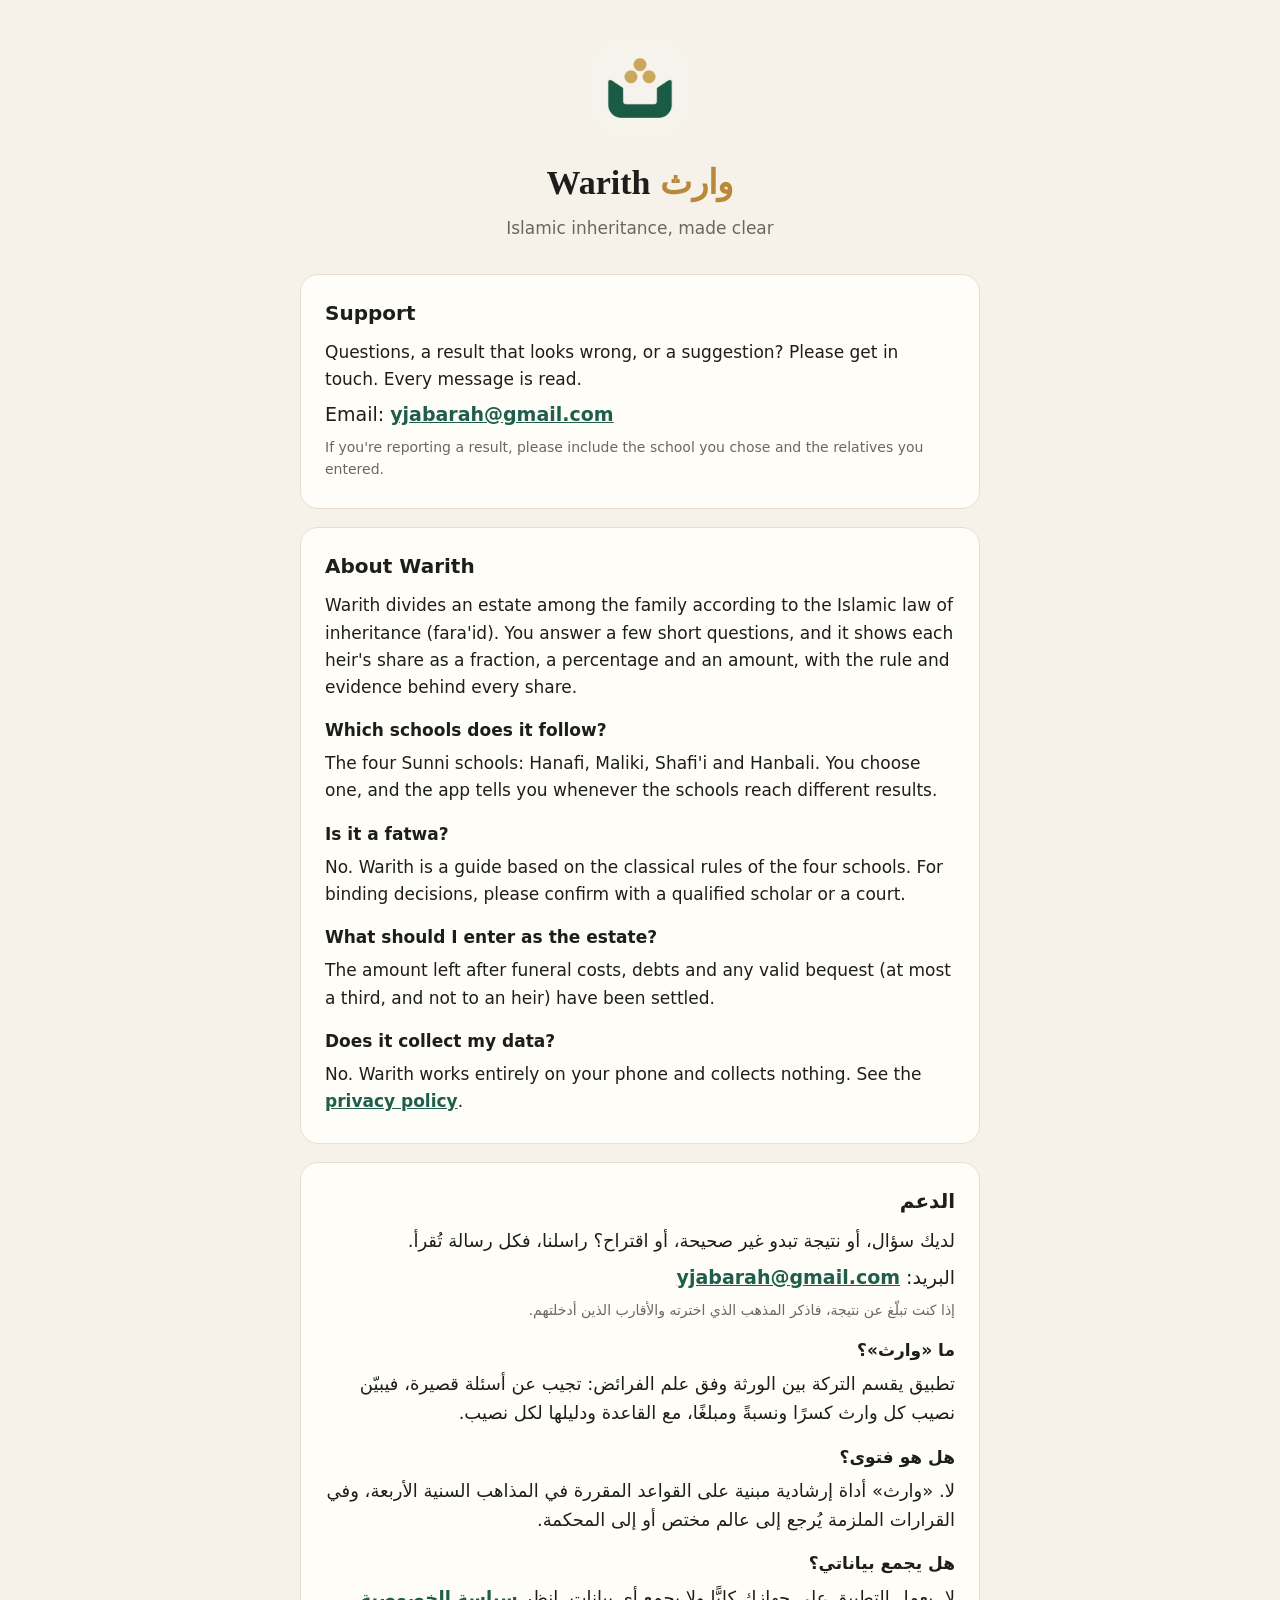
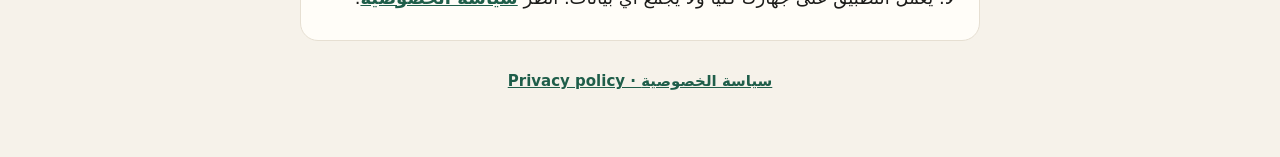
<file: index.html>
<!doctype html>
<html lang="en">
<head>
  <meta charset="utf-8">
  <meta name="viewport" content="width=device-width, initial-scale=1">
  <title>Warith: Islamic Inheritance · Support</title>
  <meta name="description" content="Support for Warith, the Islamic inheritance (fara'id) app for iPhone.">
  <link rel="icon" href="icon.png">
  <link rel="stylesheet" href="style.css">
</head>
<body>
<main>
  <header>
    <img src="icon.png" alt="Warith app icon">
    <h1>Warith<span class="ar" lang="ar">وارث</span></h1>
    <p class="tagline">Islamic inheritance, made clear</p>
  </header>

  <section>
    <h2>Support</h2>
    <p>Questions, a result that looks wrong, or a suggestion? Please get in touch. Every message is read.</p>
    <p class="contact">Email: <a href="mailto:yjabarah@gmail.com?subject=Warith">yjabarah@gmail.com</a></p>
    <p class="small">If you're reporting a result, please include the school you chose and the relatives you entered.</p>
  </section>

  <section>
    <h2>About Warith</h2>
    <p>Warith divides an estate among the family according to the Islamic law of inheritance (fara'id). You answer a few short questions, and it shows each heir's share as a fraction, a percentage and an amount, with the rule and evidence behind every share.</p>
    <h3>Which schools does it follow?</h3>
    <p>The four Sunni schools: Hanafi, Maliki, Shafi'i and Hanbali. You choose one, and the app tells you whenever the schools reach different results.</p>
    <h3>Is it a fatwa?</h3>
    <p>No. Warith is a guide based on the classical rules of the four schools. For binding decisions, please confirm with a qualified scholar or a court.</p>
    <h3>What should I enter as the estate?</h3>
    <p>The amount left after funeral costs, debts and any valid bequest (at most a third, and not to an heir) have been settled.</p>
    <h3>Does it collect my data?</h3>
    <p>No. Warith works entirely on your phone and collects nothing. See the <a href="privacy.html">privacy policy</a>.</p>
  </section>

  <section dir="rtl" lang="ar">
    <h2>الدعم</h2>
    <p>لديك سؤال، أو نتيجة تبدو غير صحيحة، أو اقتراح؟ راسلنا، فكل رسالة تُقرأ.</p>
    <p class="contact">البريد: <a href="mailto:yjabarah@gmail.com?subject=Warith">yjabarah@gmail.com</a></p>
    <p class="small">إذا كنت تبلّغ عن نتيجة، فاذكر المذهب الذي اخترته والأقارب الذين أدخلتهم.</p>
    <h3>ما «وارث»؟</h3>
    <p>تطبيق يقسم التركة بين الورثة وفق علم الفرائض: تجيب عن أسئلة قصيرة، فيبيّن نصيب كل وارث كسرًا ونسبةً ومبلغًا، مع القاعدة ودليلها لكل نصيب.</p>
    <h3>هل هو فتوى؟</h3>
    <p>لا. «وارث» أداة إرشادية مبنية على القواعد المقررة في المذاهب السنية الأربعة، وفي القرارات الملزمة يُرجع إلى عالم مختص أو إلى المحكمة.</p>
    <h3>هل يجمع بياناتي؟</h3>
    <p>لا. يعمل التطبيق على جهازك كليًّا ولا يجمع أي بيانات. انظر <a href="privacy.html">سياسة الخصوصية</a>.</p>
  </section>

  <nav><a href="privacy.html">Privacy policy · سياسة الخصوصية</a></nav>
</main>
</body>
</html>
</file>
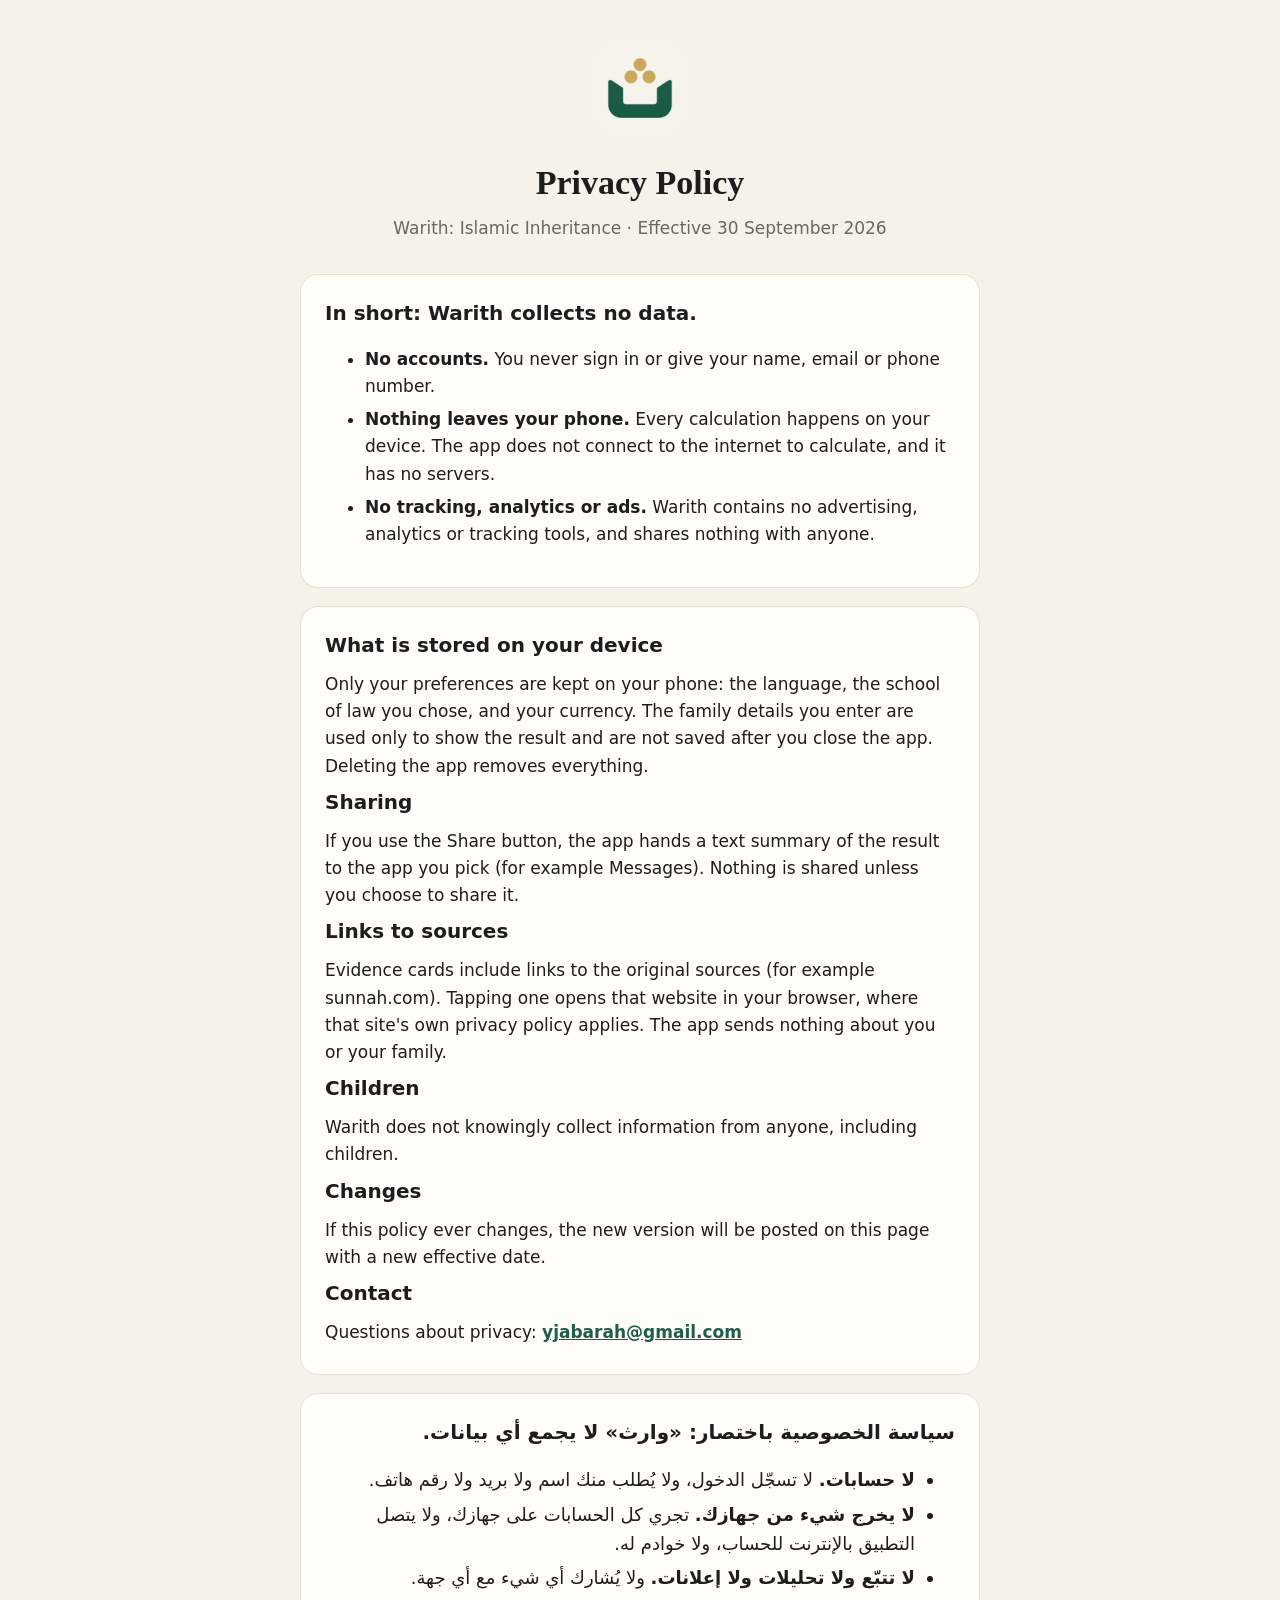
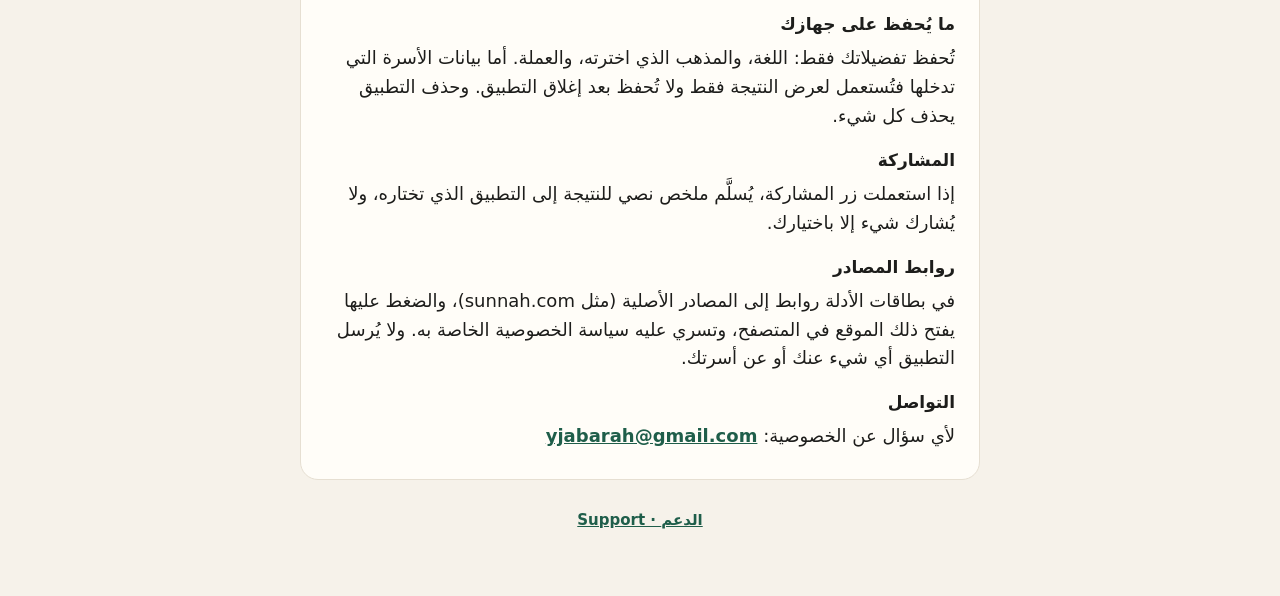
<file: privacy.html>
<!doctype html>
<html lang="en">
<head>
  <meta charset="utf-8">
  <meta name="viewport" content="width=device-width, initial-scale=1">
  <title>Warith: Islamic Inheritance · Privacy Policy</title>
  <meta name="description" content="Privacy policy for Warith, the Islamic inheritance app for iPhone.">
  <link rel="icon" href="icon.png">
  <link rel="stylesheet" href="style.css">
</head>
<body>
<main>
  <header>
    <img src="icon.png" alt="Warith app icon">
    <h1>Privacy Policy</h1>
    <p class="tagline">Warith: Islamic Inheritance · Effective 30 September 2026</p>
  </header>

  <section>
    <h2>In short: Warith collects no data.</h2>
    <ul>
      <li><strong>No accounts.</strong> You never sign in or give your name, email or phone number.</li>
      <li><strong>Nothing leaves your phone.</strong> Every calculation happens on your device. The app does not connect to the internet to calculate, and it has no servers.</li>
      <li><strong>No tracking, analytics or ads.</strong> Warith contains no advertising, analytics or tracking tools, and shares nothing with anyone.</li>
    </ul>
  </section>

  <section>
    <h2>What is stored on your device</h2>
    <p>Only your preferences are kept on your phone: the language, the school of law you chose, and your currency. The family details you enter are used only to show the result and are not saved after you close the app. Deleting the app removes everything.</p>
    <h2>Sharing</h2>
    <p>If you use the Share button, the app hands a text summary of the result to the app you pick (for example Messages). Nothing is shared unless you choose to share it.</p>
    <h2>Links to sources</h2>
    <p>Evidence cards include links to the original sources (for example sunnah.com). Tapping one opens that website in your browser, where that site's own privacy policy applies. The app sends nothing about you or your family.</p>
    <h2>Children</h2>
    <p>Warith does not knowingly collect information from anyone, including children.</p>
    <h2>Changes</h2>
    <p>If this policy ever changes, the new version will be posted on this page with a new effective date.</p>
    <h2>Contact</h2>
    <p>Questions about privacy: <a href="mailto:yjabarah@gmail.com?subject=Warith%20privacy">yjabarah@gmail.com</a></p>
  </section>

  <section dir="rtl" lang="ar">
    <h2>سياسة الخصوصية باختصار: «وارث» لا يجمع أي بيانات.</h2>
    <ul>
      <li><strong>لا حسابات.</strong> لا تسجّل الدخول، ولا يُطلب منك اسم ولا بريد ولا رقم هاتف.</li>
      <li><strong>لا يخرج شيء من جهازك.</strong> تجري كل الحسابات على جهازك، ولا يتصل التطبيق بالإنترنت للحساب، ولا خوادم له.</li>
      <li><strong>لا تتبّع ولا تحليلات ولا إعلانات.</strong> ولا يُشارك أي شيء مع أي جهة.</li>
    </ul>
    <h3>ما يُحفظ على جهازك</h3>
    <p>تُحفظ تفضيلاتك فقط: اللغة، والمذهب الذي اخترته، والعملة. أما بيانات الأسرة التي تدخلها فتُستعمل لعرض النتيجة فقط ولا تُحفظ بعد إغلاق التطبيق. وحذف التطبيق يحذف كل شيء.</p>
    <h3>المشاركة</h3>
    <p>إذا استعملت زر المشاركة، يُسلَّم ملخص نصي للنتيجة إلى التطبيق الذي تختاره، ولا يُشارك شيء إلا باختيارك.</p>
    <h3>روابط المصادر</h3>
    <p>في بطاقات الأدلة روابط إلى المصادر الأصلية (مثل sunnah.com)، والضغط عليها يفتح ذلك الموقع في المتصفح، وتسري عليه سياسة الخصوصية الخاصة به. ولا يُرسل التطبيق أي شيء عنك أو عن أسرتك.</p>
    <h3>التواصل</h3>
    <p>لأي سؤال عن الخصوصية: <a href="mailto:yjabarah@gmail.com?subject=Warith%20privacy">yjabarah@gmail.com</a></p>
  </section>

  <nav><a href="index.html">Support · الدعم</a></nav>
</main>
</body>
</html>
</file>
<file: style.css>
:root {
  --bg: #f6f2ea;
  --card: #fffdf8;
  --ink: #1d1d1b;
  --muted: #6b675f;
  --green: #1f5e4a;
  --gold: #b8893b;
  --line: #e6dfd2;
}
@media (prefers-color-scheme: dark) {
  :root {
    --bg: #121412;
    --card: #1c1e1b;
    --ink: #f1efe9;
    --muted: #a7a399;
    --green: #7cc0a3;
    --gold: #d8b36a;
    --line: #2c2f2a;
  }
}
* { box-sizing: border-box; }
body {
  margin: 0;
  background: var(--bg);
  color: var(--ink);
  font: 17px/1.6 -apple-system, BlinkMacSystemFont, "SF Pro Text", "Segoe UI", "Noto Naskh Arabic", system-ui, sans-serif;
}
main { max-width: 720px; margin: 0 auto; padding: 40px 20px 64px; }
header { text-align: center; margin-bottom: 32px; }
header img { width: 96px; height: 96px; border-radius: 22px; }
h1 { font-family: Georgia, "Times New Roman", serif; font-size: 34px; margin: 12px 0 4px; }
h1 .ar { color: var(--gold); font-family: "Noto Naskh Arabic", "Geeza Pro", serif; margin-inline-start: 10px; }
.tagline { color: var(--muted); margin: 0; }
section {
  background: var(--card);
  border: 1px solid var(--line);
  border-radius: 18px;
  padding: 22px 24px;
  margin: 18px 0;
}
h2 { font-size: 20px; margin: 0 0 10px; }
h3 { font-size: 17px; margin: 16px 0 4px; }
p, li { margin: 6px 0; }
a { color: var(--green); font-weight: 600; }
.contact { font-size: 19px; }
[dir="rtl"] { text-align: right; font-size: 18px; }
nav { text-align: center; margin-top: 28px; color: var(--muted); font-size: 15px; }
nav a { margin: 0 10px; }
.small { color: var(--muted); font-size: 14px; }
</file>
